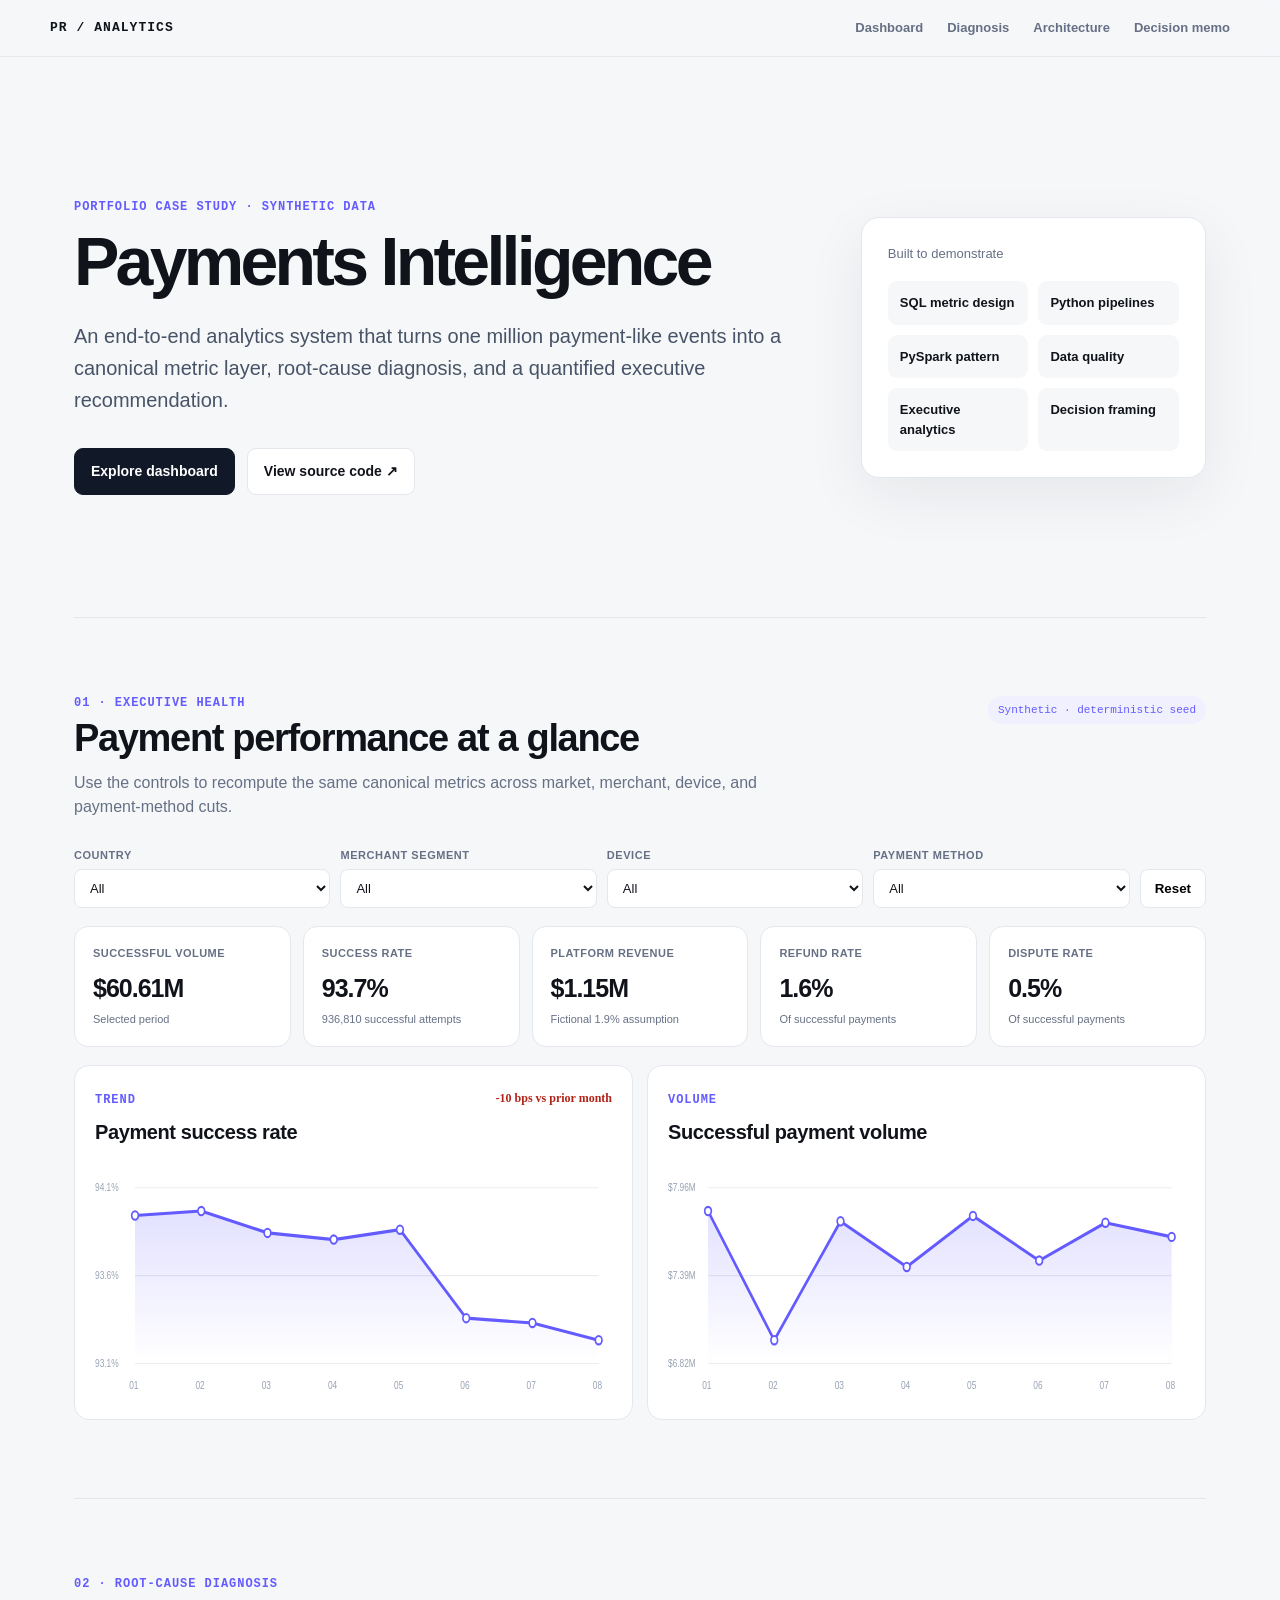
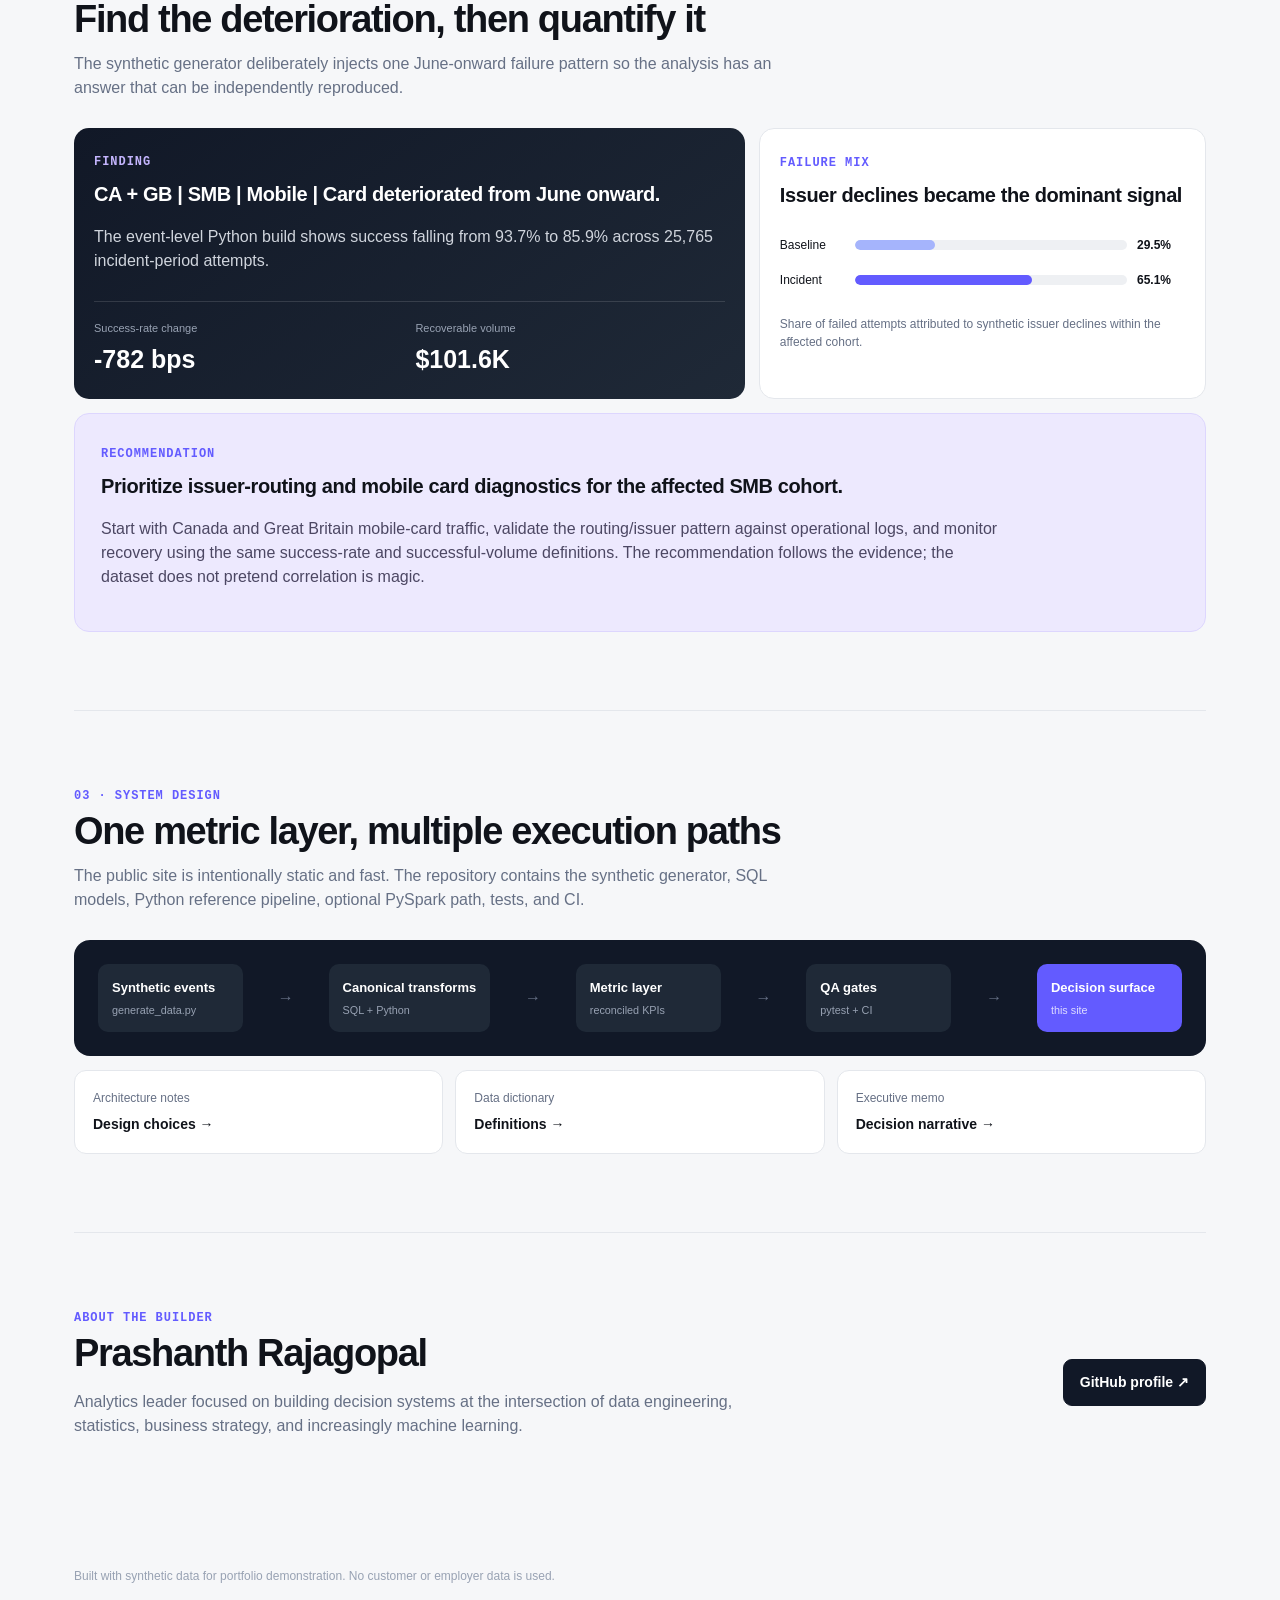
<file: docs/index.html>
<!doctype html>
<html lang="en">
<head>
  <meta charset="utf-8" />
  <meta name="viewport" content="width=device-width, initial-scale=1" />
  <meta name="description" content="Payments Intelligence: an end-to-end analytics portfolio case study by Prashanth Rajagopal." />
  <meta property="og:title" content="Payments Intelligence | Prashanth Rajagopal" />
  <meta property="og:description" content="1M synthetic events → canonical metrics → diagnosis → decision." />
  <meta property="og:type" content="website" />
  <link rel="icon" href="favicon.svg" type="image/svg+xml" />
  <title>Payments Intelligence | Prashanth Rajagopal</title>
  <link rel="stylesheet" href="styles.css" />
</head>
<body>
  <header class="topbar">
    <div class="brand">PR / ANALYTICS</div>
    <nav>
      <a href="#dashboard">Dashboard</a>
      <a href="#diagnosis">Diagnosis</a>
      <a href="#architecture">Architecture</a>
      <a href="decision-memo.html">Decision memo</a>
    </nav>
  </header>

  <main>
    <section class="hero">
      <div>
        <div class="eyebrow">PORTFOLIO CASE STUDY · SYNTHETIC DATA</div>
        <h1>Payments Intelligence</h1>
        <p class="hero-copy">An end-to-end analytics system that turns one million payment-like events into a canonical metric layer, root-cause diagnosis, and a quantified executive recommendation.</p>
        <div class="cta-row">
          <a class="btn primary" href="#dashboard">Explore dashboard</a>
          <a class="btn" href="https://github.com/IamGRootMSE/-payments-intelligence" target="_blank" rel="noreferrer">View source code ↗</a>
        </div>
      </div>
      <div class="hero-panel">
        <div class="hero-label">Built to demonstrate</div>
        <div class="skill-grid">
          <span>SQL metric design</span><span>Python pipelines</span><span>PySpark pattern</span><span>Data quality</span><span>Executive analytics</span><span>Decision framing</span>
        </div>
      </div>
    </section>

    <section id="dashboard" class="section">
      <div class="section-head">
        <div>
          <div class="eyebrow">01 · EXECUTIVE HEALTH</div>
          <h2>Payment performance at a glance</h2>
          <p>Use the controls to recompute the same canonical metrics across market, merchant, device, and payment-method cuts.</p>
        </div>
        <div class="data-badge">Synthetic · deterministic seed</div>
      </div>

      <p id="dataStatus" role="status">Loading dashboard data…</p>
      <noscript>Enable JavaScript to use the interactive dashboard. The decision memo is available above.</noscript>
      <div class="filters">
        <label>Country<select id="countryFilter"></select></label>
        <label>Merchant segment<select id="segmentFilter"></select></label>
        <label>Device<select id="deviceFilter"></select></label>
        <label>Payment method<select id="methodFilter"></select></label>
        <button id="resetFilters" class="reset">Reset</button>
      </div>

      <div id="kpiGrid" class="kpi-grid"></div>

      <div class="grid-2">
        <article class="card chart-card">
          <div class="card-head"><div><span class="mini">TREND</span><h3>Payment success rate</h3></div><div id="trendDelta" class="delta"></div></div>
          <div id="successChart" class="chart"></div>
        </article>
        <article class="card chart-card">
          <div class="card-head"><div><span class="mini">VOLUME</span><h3>Successful payment volume</h3></div></div>
          <div id="volumeChart" class="chart"></div>
        </article>
      </div>
    </section>

    <section id="diagnosis" class="section diagnosis-section">
      <div class="section-head">
        <div>
          <div class="eyebrow">02 · ROOT-CAUSE DIAGNOSIS</div>
          <h2>Find the deterioration, then quantify it</h2>
          <p>The synthetic generator deliberately injects one June-onward failure pattern so the analysis has an answer that can be independently reproduced.</p>
        </div>
      </div>

      <div class="diagnosis-grid">
        <article class="card finding-card">
          <span class="mini">FINDING</span>
          <h3 id="findingTitle">Loading…</h3>
          <p id="findingBody"></p>
          <div class="impact-row">
            <div><span class="impact-label">Success-rate change</span><strong id="diagBps"></strong></div>
            <div><span class="impact-label">Recoverable volume</span><strong id="diagVolume"></strong></div>
          </div>
        </article>
        <article class="card">
          <span class="mini">FAILURE MIX</span>
          <h3>Issuer declines became the dominant signal</h3>
          <div class="bar-compare">
            <div class="bar-line"><span>Baseline</span><div class="bar-bg"><div id="barBaseline" class="bar-fill"></div></div><b id="issuerBaseline"></b></div>
            <div class="bar-line"><span>Incident</span><div class="bar-bg"><div id="barIncident" class="bar-fill strong"></div></div><b id="issuerIncident"></b></div>
          </div>
          <p class="muted">Share of failed attempts attributed to synthetic issuer declines within the affected cohort.</p>
        </article>
      </div>

      <article class="recommendation">
        <span class="mini">RECOMMENDATION</span>
        <h3>Prioritize issuer-routing and mobile card diagnostics for the affected SMB cohort.</h3>
        <p>Start with Canada and Great Britain mobile-card traffic, validate the routing/issuer pattern against operational logs, and monitor recovery using the same success-rate and successful-volume definitions. The recommendation follows the evidence; the dataset does not pretend correlation is magic.</p>
      </article>
    </section>

    <section id="architecture" class="section">
      <div class="section-head">
        <div>
          <div class="eyebrow">03 · SYSTEM DESIGN</div>
          <h2>One metric layer, multiple execution paths</h2>
          <p>The public site is intentionally static and fast. The repository contains the synthetic generator, SQL models, Python reference pipeline, optional PySpark path, tests, and CI.</p>
        </div>
      </div>
      <div class="architecture">
        <div class="node">Synthetic events<small>generate_data.py</small></div><div class="arrow">→</div>
        <div class="node">Canonical transforms<small>SQL + Python</small></div><div class="arrow">→</div>
        <div class="node">Metric layer<small>reconciled KPIs</small></div><div class="arrow">→</div>
        <div class="node">QA gates<small>pytest + CI</small></div><div class="arrow">→</div>
        <div class="node accent">Decision surface<small>this site</small></div>
      </div>
      <div class="repo-grid">
        <a class="repo-card" href="https://github.com/IamGRootMSE/-payments-intelligence/blob/main/docs/architecture.md"><span>Architecture notes</span><b>Design choices →</b></a>
        <a class="repo-card" href="https://github.com/IamGRootMSE/-payments-intelligence/blob/main/docs/data_dictionary.md"><span>Data dictionary</span><b>Definitions →</b></a>
        <a class="repo-card" href="decision-memo.html"><span>Executive memo</span><b>Decision narrative →</b></a>
      </div>
    </section>

    <section class="section about">
      <div>
        <div class="eyebrow">ABOUT THE BUILDER</div>
        <h2>Prashanth Rajagopal</h2>
        <p>Analytics leader focused on building decision systems at the intersection of data engineering, statistics, business strategy, and increasingly machine learning.</p>
      </div>
      <a class="btn primary" href="https://github.com/IamGRootMSE" target="_blank" rel="noreferrer">GitHub profile ↗</a>
    </section>
  </main>

  <footer>Built with synthetic data for portfolio demonstration. No customer or employer data is used.</footer>
  <script src="app.js"></script>
</body>
</html>
</file>
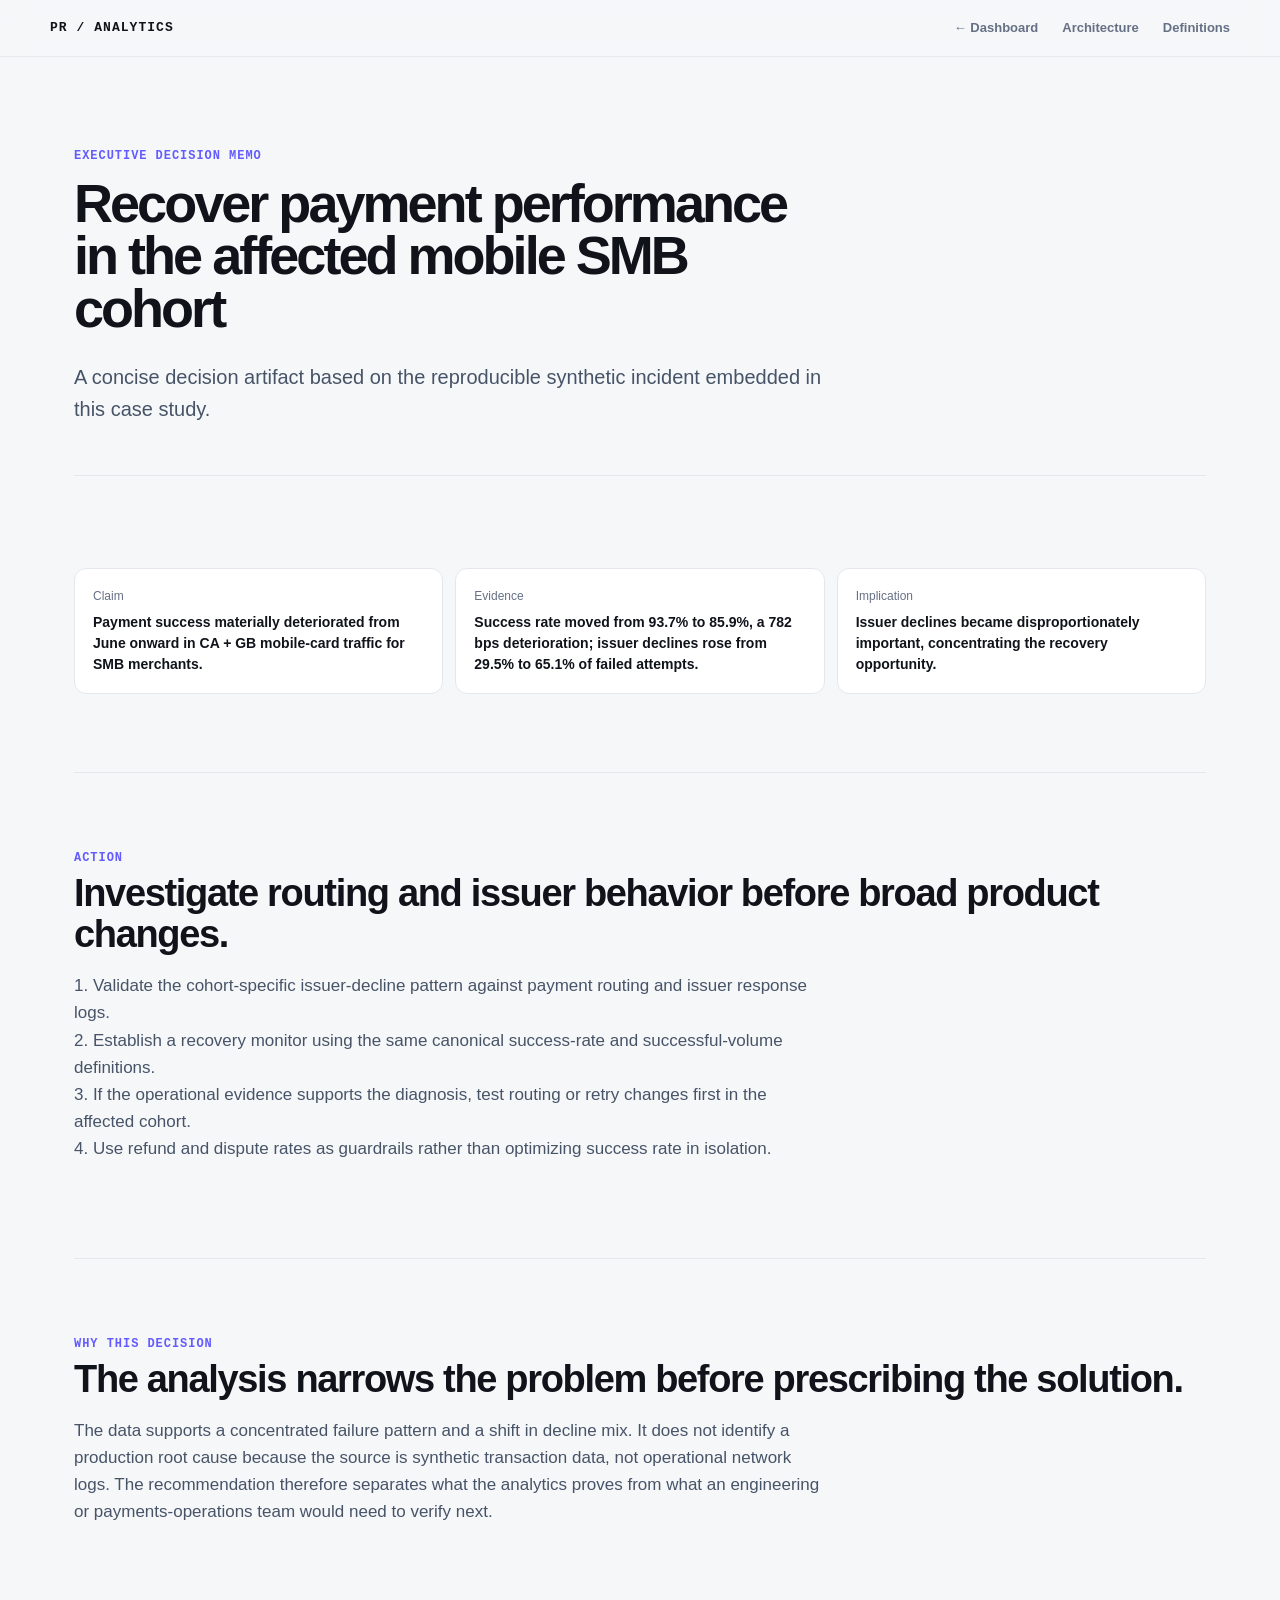
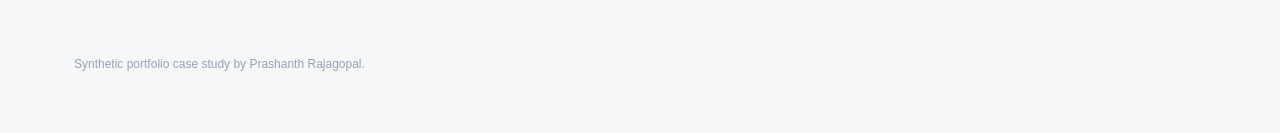
<file: docs/decision-memo.html>
<!doctype html><html lang="en"><head><meta charset="utf-8"><meta name="viewport" content="width=device-width,initial-scale=1"><title>Decision Memo | Payments Intelligence</title><link rel="stylesheet" href="styles.css"></head><body><header class="topbar"><div class="brand">PR / ANALYTICS</div><nav><a href="index.html">← Dashboard</a><a href="https://github.com/IamGRootMSE/-payments-intelligence/blob/main/docs/architecture.md">Architecture</a><a href="https://github.com/IamGRootMSE/-payments-intelligence/blob/main/docs/data_dictionary.md">Definitions</a></nav></header><main><section class="hero" style="min-height:0;grid-template-columns:1fr;padding-bottom:30px"><div><div class="eyebrow">EXECUTIVE DECISION MEMO</div><h1 style="font-size:54px">Recover payment performance in the affected mobile SMB cohort</h1><p class="hero-copy">A concise decision artifact based on the reproducible synthetic incident embedded in this case study.</p></div></section><section class="section"><div class="repo-grid"><div class="repo-card"><span>Claim</span><b>Payment success materially deteriorated from June onward in CA + GB mobile-card traffic for SMB merchants.</b></div><div class="repo-card"><span>Evidence</span><b id="evidence">Load the dashboard for exact generated rates.</b></div><div class="repo-card"><span>Implication</span><b>Issuer declines became disproportionately important, concentrating the recovery opportunity.</b></div></div></section><section class="section"><div class="eyebrow">ACTION</div><h2>Investigate routing and issuer behavior before broad product changes.</h2><p class="hero-copy" style="font-size:17px">1. Validate the cohort-specific issuer-decline pattern against payment routing and issuer response logs.<br>2. Establish a recovery monitor using the same canonical success-rate and successful-volume definitions.<br>3. If the operational evidence supports the diagnosis, test routing or retry changes first in the affected cohort.<br>4. Use refund and dispute rates as guardrails rather than optimizing success rate in isolation.</p></section><section class="section"><div class="eyebrow">WHY THIS DECISION</div><h2>The analysis narrows the problem before prescribing the solution.</h2><p class="hero-copy" style="font-size:17px">The data supports a concentrated failure pattern and a shift in decline mix. It does not identify a production root cause because the source is synthetic transaction data, not operational network logs. The recommendation therefore separates what the analytics proves from what an engineering or payments-operations team would need to verify next.</p></section></main><footer>Synthetic portfolio case study by Prashanth Rajagopal.</footer><script>document.getElementById('evidence').textContent='Success rate moved from 93.7% to 85.9%, a 782 bps deterioration; issuer declines rose from 29.5% to 65.1% of failed attempts.'</script></body></html>
</file>
<file: docs/styles.css>
:root{
  --bg:#f6f7f9;--surface:#fff;--text:#10131a;--muted:#667085;--line:#e4e7ec;--ink:#111827;
  --accent:#635bff;--accent2:#8b5cf6;--soft:#f1f0ff;--good:#057a55;--warn:#b42318;
}
*{box-sizing:border-box}html{scroll-behavior:smooth}body{margin:0;background:var(--bg);color:var(--text);font-family:Inter,-apple-system,BlinkMacSystemFont,'Segoe UI',sans-serif;line-height:1.5}.topbar{position:sticky;top:0;z-index:20;display:flex;justify-content:space-between;align-items:center;padding:18px max(24px,calc((100vw - 1180px)/2));background:rgba(246,247,249,.9);backdrop-filter:blur(14px);border-bottom:1px solid rgba(228,231,236,.8)}.brand{font:600 13px ui-monospace,SFMono-Regular,Menlo,Monaco,Consolas,monospace;letter-spacing:.08em}.topbar nav{display:flex;gap:24px}.topbar a{color:var(--muted);text-decoration:none;font-size:13px;font-weight:600}.topbar a:hover{color:var(--text)}main{max-width:1180px;margin:auto;padding:0 24px}.hero{min-height:560px;padding:92px 0 70px;display:grid;grid-template-columns:1.35fr .65fr;gap:70px;align-items:center}.eyebrow,.mini{font:600 12px ui-monospace,SFMono-Regular,Menlo,Monaco,Consolas,monospace;letter-spacing:.08em;color:var(--accent)}h1{font-size:68px;line-height:.98;letter-spacing:-.055em;margin:14px 0 26px;max-width:760px}h2{font-size:38px;letter-spacing:-.035em;line-height:1.08;margin:8px 0 12px}h3{font-size:20px;letter-spacing:-.02em;margin:7px 0 10px}.hero-copy{font-size:20px;line-height:1.6;color:#475467;max-width:750px}.cta-row{display:flex;gap:12px;margin-top:32px}.btn{display:inline-flex;align-items:center;justify-content:center;padding:12px 16px;border:1px solid var(--line);border-radius:9px;background:#fff;color:var(--text);text-decoration:none;font-size:14px;font-weight:700}.btn.primary{background:var(--ink);color:#fff;border-color:var(--ink)}.hero-panel{background:var(--surface);border:1px solid var(--line);border-radius:18px;padding:26px;box-shadow:0 18px 60px rgba(16,24,40,.07)}.hero-label{font-size:13px;color:var(--muted);margin-bottom:18px}.skill-grid{display:grid;grid-template-columns:1fr 1fr;gap:10px}.skill-grid span{padding:12px;border-radius:9px;background:var(--bg);font-size:13px;font-weight:600}.section{padding:78px 0;border-top:1px solid var(--line)}.section-head{display:flex;justify-content:space-between;gap:40px;align-items:flex-start;margin-bottom:28px}.section-head p{max-width:700px;color:var(--muted);margin:0}.data-badge{font:500 11px ui-monospace,SFMono-Regular,Menlo,Monaco,Consolas,monospace;padding:8px 10px;border-radius:999px;background:var(--soft);color:var(--accent);white-space:nowrap}.filters{display:grid;grid-template-columns:repeat(4,1fr) auto;gap:10px;margin-bottom:18px}.filters label{font-size:11px;color:var(--muted);font-weight:700;text-transform:uppercase;letter-spacing:.05em}.filters select{width:100%;display:block;margin-top:6px;padding:10px 34px 10px 11px;border:1px solid var(--line);border-radius:8px;background:#fff;color:var(--text);font:500 13px Inter,-apple-system,BlinkMacSystemFont,'Segoe UI',sans-serif}.reset{align-self:end;height:39px;border:1px solid var(--line);border-radius:8px;background:#fff;padding:0 14px;font-weight:700;cursor:pointer}.kpi-grid{display:grid;grid-template-columns:repeat(5,1fr);gap:12px;margin:18px 0}.kpi{background:var(--surface);border:1px solid var(--line);border-radius:14px;padding:18px}.kpi span{display:block;font-size:11px;color:var(--muted);font-weight:700;text-transform:uppercase;letter-spacing:.04em}.kpi strong{display:block;font-size:25px;letter-spacing:-.04em;margin-top:8px}.kpi small{display:block;margin-top:4px;color:var(--muted);font-size:11px}.grid-2{display:grid;grid-template-columns:1fr 1fr;gap:14px}.card{background:var(--surface);border:1px solid var(--line);border-radius:15px;padding:20px}.card-head{display:flex;justify-content:space-between;gap:20px}.delta{font:600 12px 'IBM Plex Mono';padding-top:5px}.delta.negative{color:var(--warn)}.delta.positive{color:var(--good)}.chart{height:230px;margin-top:12px}.chart svg{width:100%;height:100%;overflow:visible}.axis-label{fill:#98a2b3;font-size:10px}.gridline{stroke:#eaecf0;stroke-width:1}.chart-line{stroke:var(--accent);stroke-width:3;fill:none;stroke-linejoin:round;stroke-linecap:round}.chart-area{fill:url(#areaGradient)}.chart-dot{fill:#fff;stroke:var(--accent);stroke-width:2}.diagnosis-section{position:relative}.diagnosis-grid{display:grid;grid-template-columns:1.2fr .8fr;gap:14px}.finding-card{background:linear-gradient(145deg,#111827,#1f2937);color:#fff;border:none}.finding-card .mini{color:#c4b5fd}.finding-card p{color:#d0d5dd}.impact-row{display:grid;grid-template-columns:1fr 1fr;gap:12px;margin-top:28px;padding-top:18px;border-top:1px solid rgba(255,255,255,.13)}.impact-label{display:block;color:#98a2b3;font-size:11px;margin-bottom:5px}.impact-row strong{font-size:25px}.bar-compare{margin:26px 0}.bar-line{display:grid;grid-template-columns:65px 1fr 48px;align-items:center;gap:10px;margin:17px 0;font-size:12px}.bar-bg{height:10px;border-radius:999px;background:#eef0f3;overflow:hidden}.bar-fill{height:100%;width:0;background:#a5b4fc;border-radius:999px;transition:width .5s ease}.bar-fill.strong{background:var(--accent)}.muted{color:var(--muted);font-size:12px}.recommendation{margin-top:14px;padding:26px;border-radius:15px;background:#ede9fe;border:1px solid #ddd6fe}.recommendation p{max-width:900px;color:#4c4763}.architecture{display:flex;align-items:center;justify-content:space-between;gap:10px;padding:24px;background:#111827;border-radius:16px;color:#fff;overflow:auto}.node{min-width:145px;padding:14px;border-radius:10px;background:#1f2937;font-size:13px;font-weight:700}.node small{display:block;margin-top:5px;color:#98a2b3;font-weight:500}.node.accent{background:var(--accent)}.node.accent small{color:#dedcff}.arrow{color:#667085}.repo-grid{display:grid;grid-template-columns:repeat(3,1fr);gap:12px;margin-top:14px}.repo-card{padding:18px;border:1px solid var(--line);border-radius:12px;background:#fff;text-decoration:none;color:var(--text)}.repo-card span{display:block;color:var(--muted);font-size:12px}.repo-card b{display:block;margin-top:7px;font-size:14px}.about{display:flex;justify-content:space-between;align-items:center;gap:40px}.about p{max-width:720px;color:var(--muted)}footer{max-width:1180px;margin:auto;padding:35px 24px 60px;color:#98a2b3;font-size:12px}
@media(max-width:900px){.topbar nav{display:none}.hero{grid-template-columns:1fr;gap:28px;padding-top:70px}h1{font-size:52px}.kpi-grid{grid-template-columns:repeat(2,1fr)}.grid-2,.diagnosis-grid{grid-template-columns:1fr}.filters{grid-template-columns:1fr 1fr}.repo-grid{grid-template-columns:1fr}.architecture{align-items:stretch;flex-direction:column}.arrow{transform:rotate(90deg);align-self:center}.about{align-items:flex-start;flex-direction:column}.section-head{flex-direction:column}.data-badge{align-self:flex-start}}@media(max-width:540px){main{padding:0 16px}.hero{min-height:0}.hero-copy{font-size:17px}h1{font-size:43px}h2{font-size:30px}.cta-row{flex-direction:column;align-items:stretch}.skill-grid,.filters,.kpi-grid{grid-template-columns:1fr}.impact-row{grid-template-columns:1fr}.topbar{padding-left:16px;padding-right:16px}}
</file>
